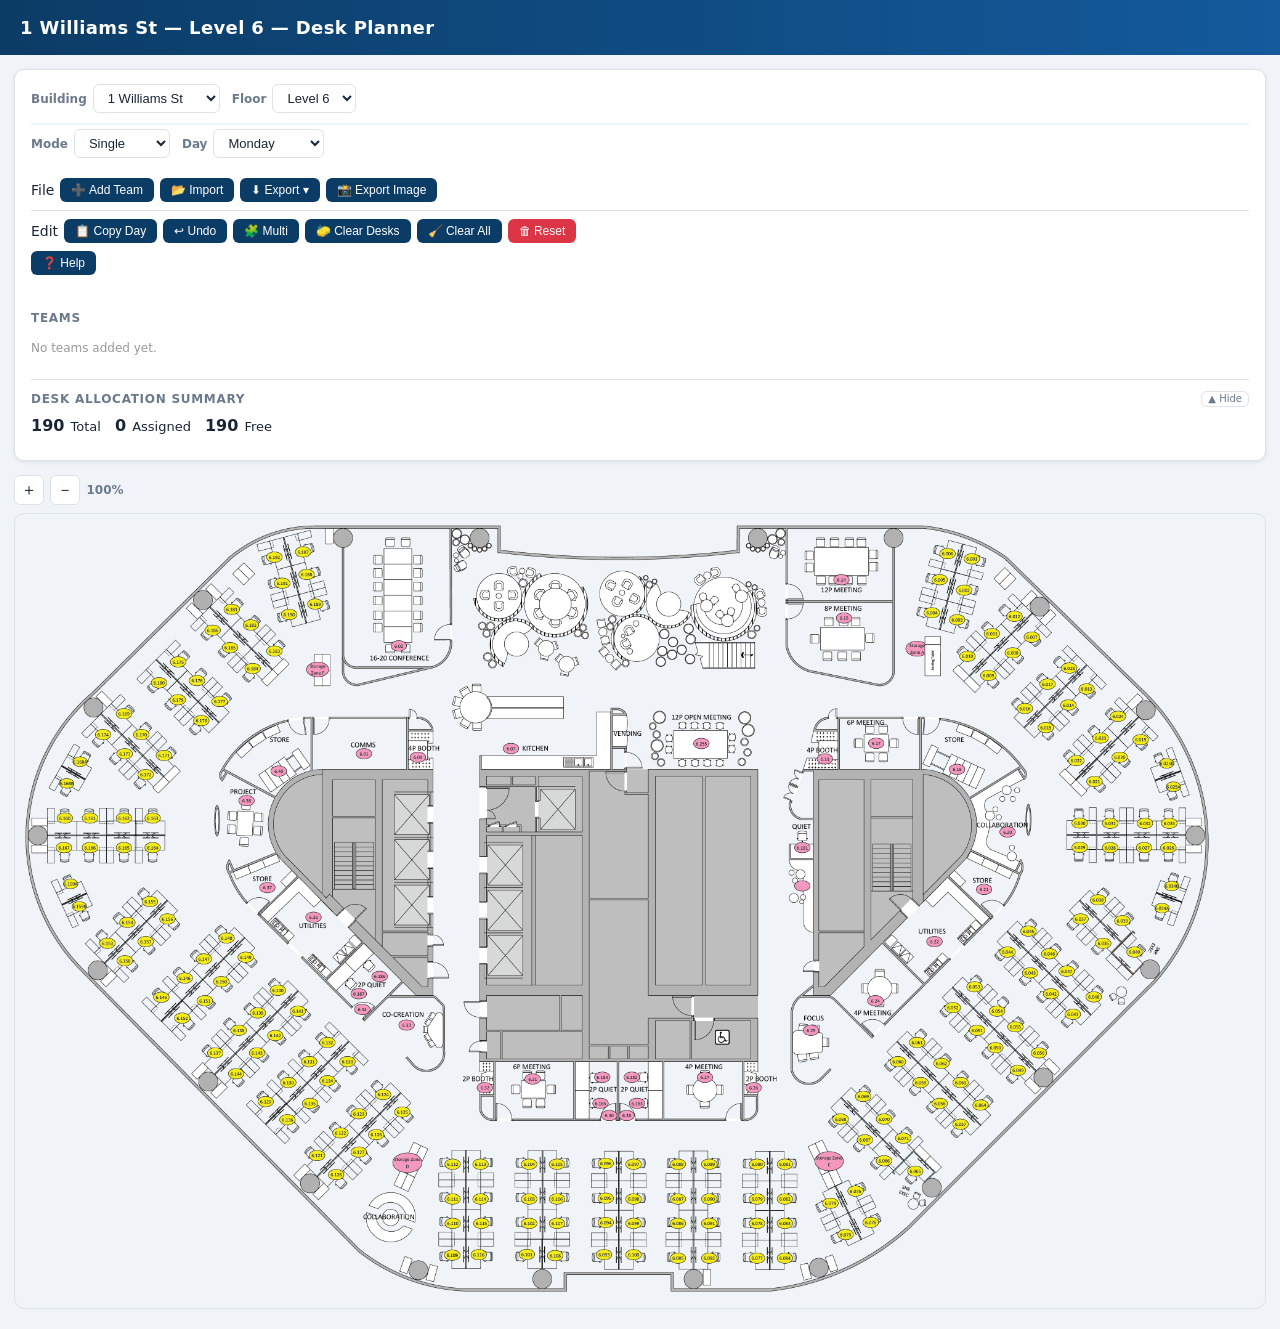
<file: index.html>
<!DOCTYPE html>
<html lang="en">
<head>
  <meta charset="UTF-8">
  <meta name="viewport" content="width=device-width, initial-scale=1.0">
  <title>Desk Planner</title>
  <link rel="stylesheet" href="style.css">
</head>
<body>

  <header class="app-header">
    <h1 id="appTitle">Desk Planner</h1>
  </header>

  <div id="controls">

    <!-- Location row: Building + Floor -->
    <div class="view-row" id="locationRow">
      <div class="field-group">
        <span class="field-label">Building</span>
        <select id="building"></select>
      </div>
      <div class="field-group">
        <span class="field-label">Floor</span>
        <select id="floor"></select>
      </div>
    </div>

    <!-- View row: Mode + Day -->
    <div class="view-row">
      <div class="field-group">
        <span class="field-label">Mode</span>
        <select id="mode">
          <option value="single">Single</option>
          <option value="compare">Compare</option>
        </select>
      </div>
      <div class="field-group">
        <span class="field-label">Day</span>
        <select id="day"></select>
      </div>
      <div id="compareControls" class="field-group">
        <span class="field-label">vs</span>
        <select id="day2"></select>
      </div>
    </div>

    <div id="editControls">
      <div class="toolbar-section">
        <span class="toolbar-label">File</span>
        <button id="btn-add-team">➕ Add Team</button>
        <button id="btn-import">📂 Import</button>

        <!-- Export submenu -->
        <div class="submenu-wrap" id="exportSubmenuWrap">
          <button id="btn-export" class="submenu-trigger">⬇ Export ▾</button>
          <div class="submenu" id="exportSubmenu">
            <button id="btn-export-all">⬇ Export All Teams</button>
            <button id="btn-export-assigned">⬇ Export Assigned Teams</button>
          </div>
        </div>

        <button id="btn-export-image">📸 Export Image</button>
      </div>
      <div class="toolbar-section">
        <span class="toolbar-label">Edit</span>
        <button id="btn-copy">📋 Copy Day</button>
        <button id="btn-undo">↩ Undo</button>
        <button id="btn-multi">🧩 Multi</button>
        <button id="btn-clear-desks">🧽 Clear Desks</button>
        <button id="btn-clear-all">🧹 Clear All</button>
        <button id="btn-reset" class="btn-danger">🗑 Reset</button>
      </div>
      <div class="toolbar-section" style="border-top:none;padding-top:0;">
        <button id="btn-help">❓ Help</button>
      </div>

      <!-- Editable category label -->
      <div id="categoryHeaderWrap" class="category-header-wrap">
        <span class="category-label-group">
          <span id="categoryLabel" class="section-header category-label-text" title="Click to rename">Teams</span>
          <button id="btn-edit-category" class="category-edit-btn" title="Rename category">✏️</button>
        </span>
      </div>
      <div id="categoryEditWrap" class="category-edit-wrap" style="display:none;">
        <input id="categoryInput" type="text" class="category-input" value="Teams" autocomplete="off" spellcheck="false">
        <button id="btn-category-save" class="category-save-btn">✓</button>
        <button id="btn-category-cancel" class="category-cancel-btn">✕</button>
      </div>

      <div id="legend"></div>

      <div class="summary-wrap">
        <div class="summary-header">
          <span class="section-header" style="margin:0;">Desk Allocation Summary</span>
          <button id="btn-toggle-summary" class="summary-toggle-btn" title="Hide summary">▲</button>
        </div>
        <div id="summary"></div>
      </div>
    </div>
  </div>

  <!-- Shared modal backdrop -->
  <div id="modalBackdrop" class="modal-backdrop"></div>

  <!-- uiPrompt modal — replaces browser prompt() -->
  <div id="uiPromptModal" class="ui-modal" role="dialog" aria-modal="true" style="display:none">
    <h3 id="uiPromptTitle" class="ui-modal-title"></h3>
    <div class="ui-modal-body">
      <label id="uiPromptLabel" class="ui-modal-label"></label>
      <input id="uiPromptInput" type="text" class="ui-modal-input" autocomplete="off" spellcheck="false">
    </div>
    <div class="modal-actions">
      <button id="uiPromptConfirm">OK</button>
      <button id="uiPromptCancel" class="btn-secondary">Cancel</button>
    </div>
  </div>

  <!-- uiConfirm modal — replaces browser confirm() -->
  <div id="uiConfirmModal" class="ui-modal" role="dialog" aria-modal="true" style="display:none">
    <h3 id="uiConfirmTitle" class="ui-modal-title"></h3>
    <p  id="uiConfirmMsg"   class="ui-modal-msg"></p>
    <div class="modal-actions">
      <button id="uiConfirmConfirm">OK</button>
      <button id="uiConfirmCancel" class="btn-secondary">Cancel</button>
    </div>
  </div>

  <!-- Add Team modal — multi-row list builder (up to 10) -->
  <div id="addTeamModal" class="ui-modal" role="dialog" aria-modal="true" style="display:none; max-width: 480px;">
    <h3 id="addTeamTitle" class="ui-modal-title">Add Teams</h3>
    <div class="add-team-rows" id="addTeamRows"></div>
    <button id="addTeamAddRow" class="btn-secondary add-row-btn" type="button">+ Add another</button>
    <div class="modal-actions" style="margin-top:14px;">
      <button id="addTeamConfirm">Add</button>
      <button id="addTeamCancel" class="btn-secondary">Cancel</button>
    </div>
  </div>

  <!-- Floating swatch popover — shared by all add-team rows -->
  <div id="swatchPopover" class="swatch-popover" style="display:none">
    <div class="swatch-popover-grid" id="swatchPopoverGrid"></div>
  </div>

  <!-- Hidden native colour input — for custom swatch -->
  <input type="color" id="customColorInput" style="position:fixed;width:1px;height:1px;opacity:0;pointer-events:none;top:50%;left:50%;" aria-hidden="true">

  <!-- Copy modal -->
  <div id="copyModal" role="dialog" aria-modal="true">
    <h3>Copy Day To…</h3>
    <div id="copyDays"></div>
    <div class="modal-actions">
      <button id="btn-apply-copy">Apply</button>
      <button id="btn-cancel-copy" class="btn-danger">Cancel</button>
    </div>
  </div>

  <!-- Team edit modal -->
  <div id="teamEditModal" role="dialog" aria-modal="true">
    <div id="teamEditPanel">
      <div class="team-edit-header">
        <span class="team-edit-dot" id="teamEditDot"></span>
        <h3 id="teamEditTitle">Edit Team</h3>
      </div>
      <div class="team-edit-body">
        <label for="teamEditInput">Name</label>
        <input id="teamEditInput" type="text" autocomplete="off" spellcheck="false">
        <div class="color-picker-wrap" style="margin-top:10px;">
          <label class="color-auto-row">
            <input type="checkbox" id="teamEditAutoColor"> Auto-pick colour
          </label>
          <div id="teamEditSwatchGrid" class="color-swatch-grid"></div>
        </div>
      </div>
      <div class="modal-actions">
        <button id="btn-team-edit-save">Save</button>
        <button id="btn-team-edit-delete" class="btn-danger">Delete</button>
        <button id="btn-team-edit-cancel" class="btn-secondary">Cancel</button>
      </div>
    </div>
    <div id="teamDeletePanel" style="display:none">
      <div class="team-edit-header">
        <span class="team-edit-dot" id="teamDeleteDot"></span>
        <h3 id="teamDeleteTitle">Delete Team?</h3>
      </div>
      <p id="teamDeleteMsg" style="margin:0 0 16px;font-size:13px;color:var(--text-muted);line-height:1.5;"></p>
      <div class="modal-actions" style="flex-wrap:wrap;">
        <button id="btn-dc-unassign" class="btn-danger">Delete &amp; Unassign</button>
        <button id="btn-dc-keep">Delete, Keep Colours</button>
        <button id="btn-dc-cancel" class="btn-secondary">Cancel</button>
      </div>
    </div>
  </div>

  <!-- Floor plan loading overlay -->
  <div id="floorLoading" class="floor-loading" style="display:none">
    <div class="floor-loading-inner">
      <div class="floor-loading-spinner"></div>
      <span id="floorLoadingLabel">Loading floor plan…</span>
    </div>
  </div>

  <!-- Map area -->
  <div class="map-area">

    <!-- Zoom controls (single view only) -->
    <div id="zoomControls" class="zoom-controls">
      <button id="btn-zoom-in"    class="zoom-btn" title="Zoom in">＋</button>
      <button id="btn-zoom-out"   class="zoom-btn" title="Zoom out">－</button>
      <span   id="zoomLabel"      class="zoom-label">100%</span>
      <button id="btn-zoom-reset" class="zoom-btn zoom-reset" title="Reset zoom" style="display:none">⤢ Fit</button>
    </div>

    <!-- Viewport clips overflow; mapBox scales inside it -->
    <div id="mapViewport" class="map-viewport">
      <div id="mapSingle" class="mapBox">
        <img id="floorPlanImg" src="" alt="Office floor plan">
        <div id="svgContainer" class="svgLayer"></div>
      </div>
    </div>

    <div id="compareWrap">
      <div class="compare-panel">
        <div class="compare-label" id="compareLabel1"></div>
        <div class="mapBox">
          <img id="floorPlanImg1" src="" alt="Floor plan day 1">
          <div id="svgContainer1" class="svgLayer"></div>
        </div>
      </div>
      <div class="compare-panel">
        <div class="compare-label" id="compareLabel2"></div>
        <div class="mapBox">
          <img id="floorPlanImg2" src="" alt="Floor plan day 2">
          <div id="svgContainer2" class="svgLayer"></div>
        </div>
      </div>
    </div>
  </div>

  <input type="file" id="fileInput" accept=".csv" style="display:none" aria-hidden="true">

  <script type="module" src="app.js"></script>
</body>
</html>
</file>
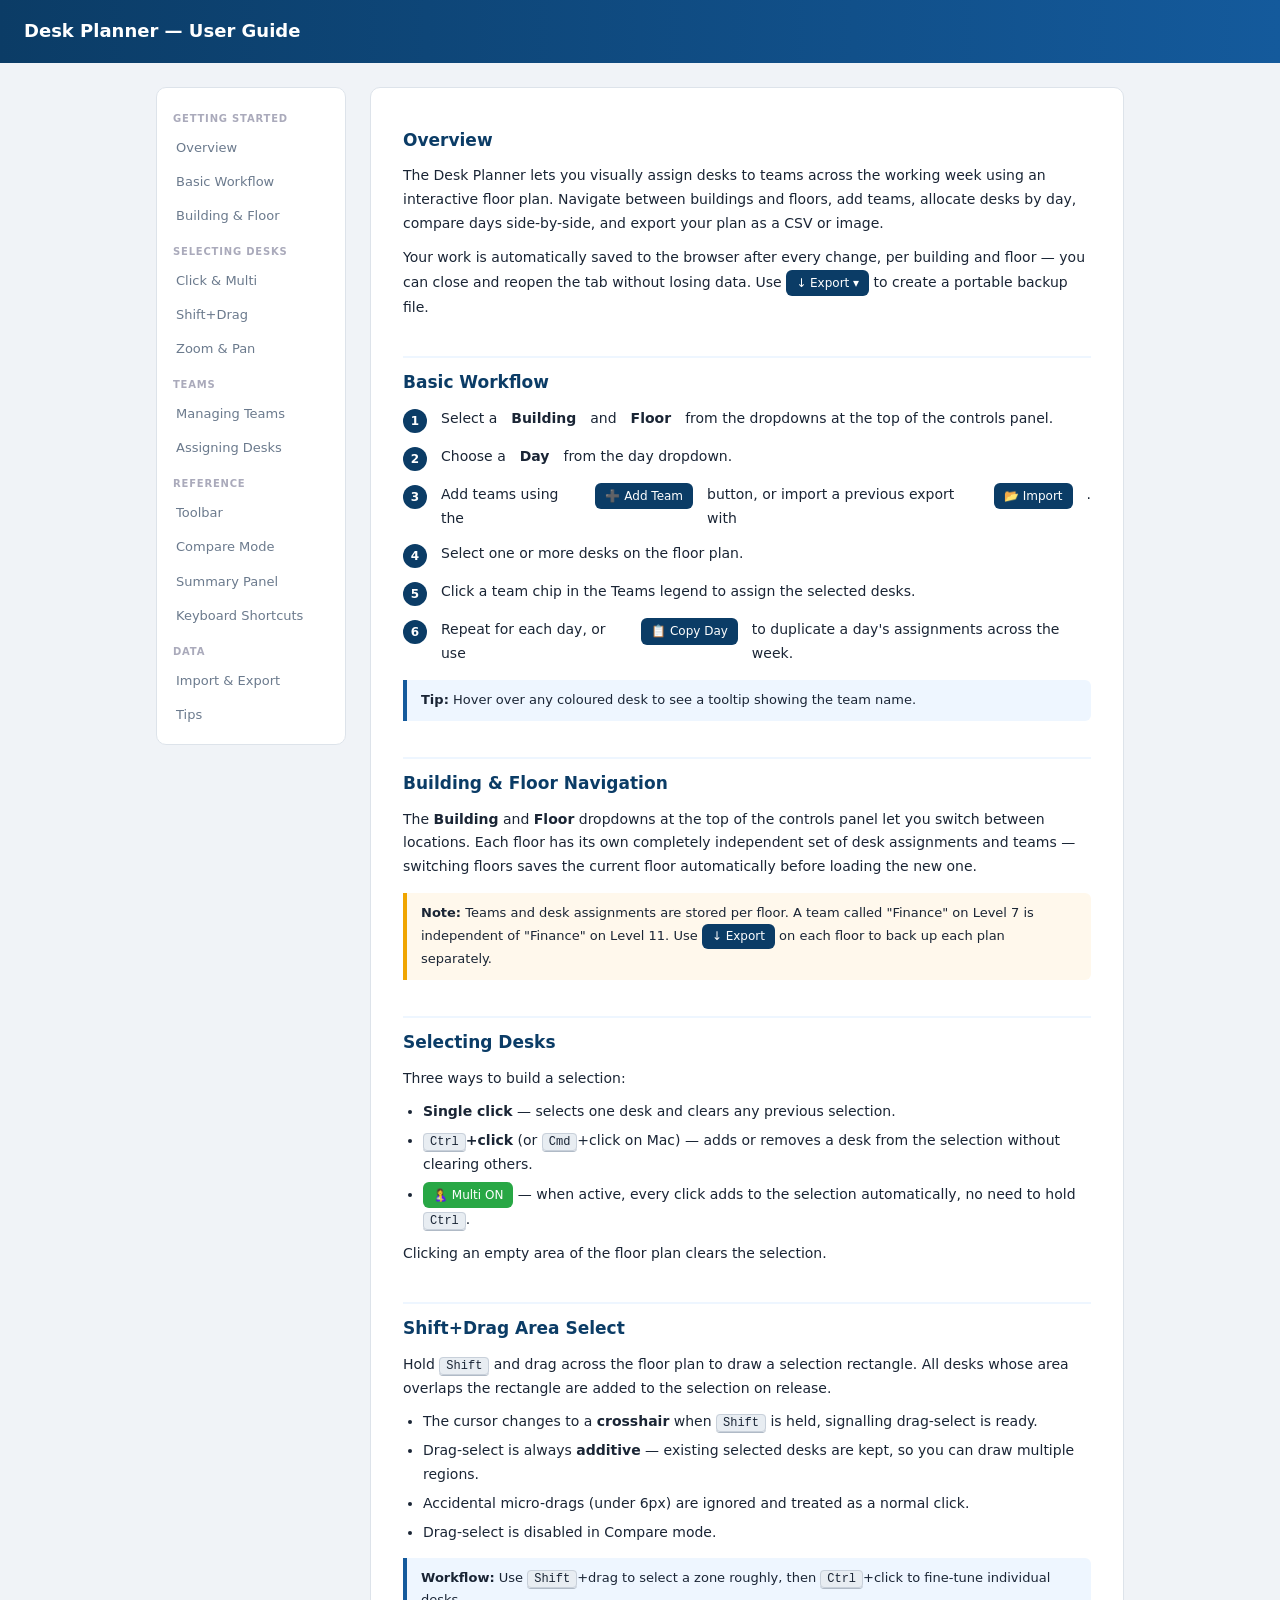
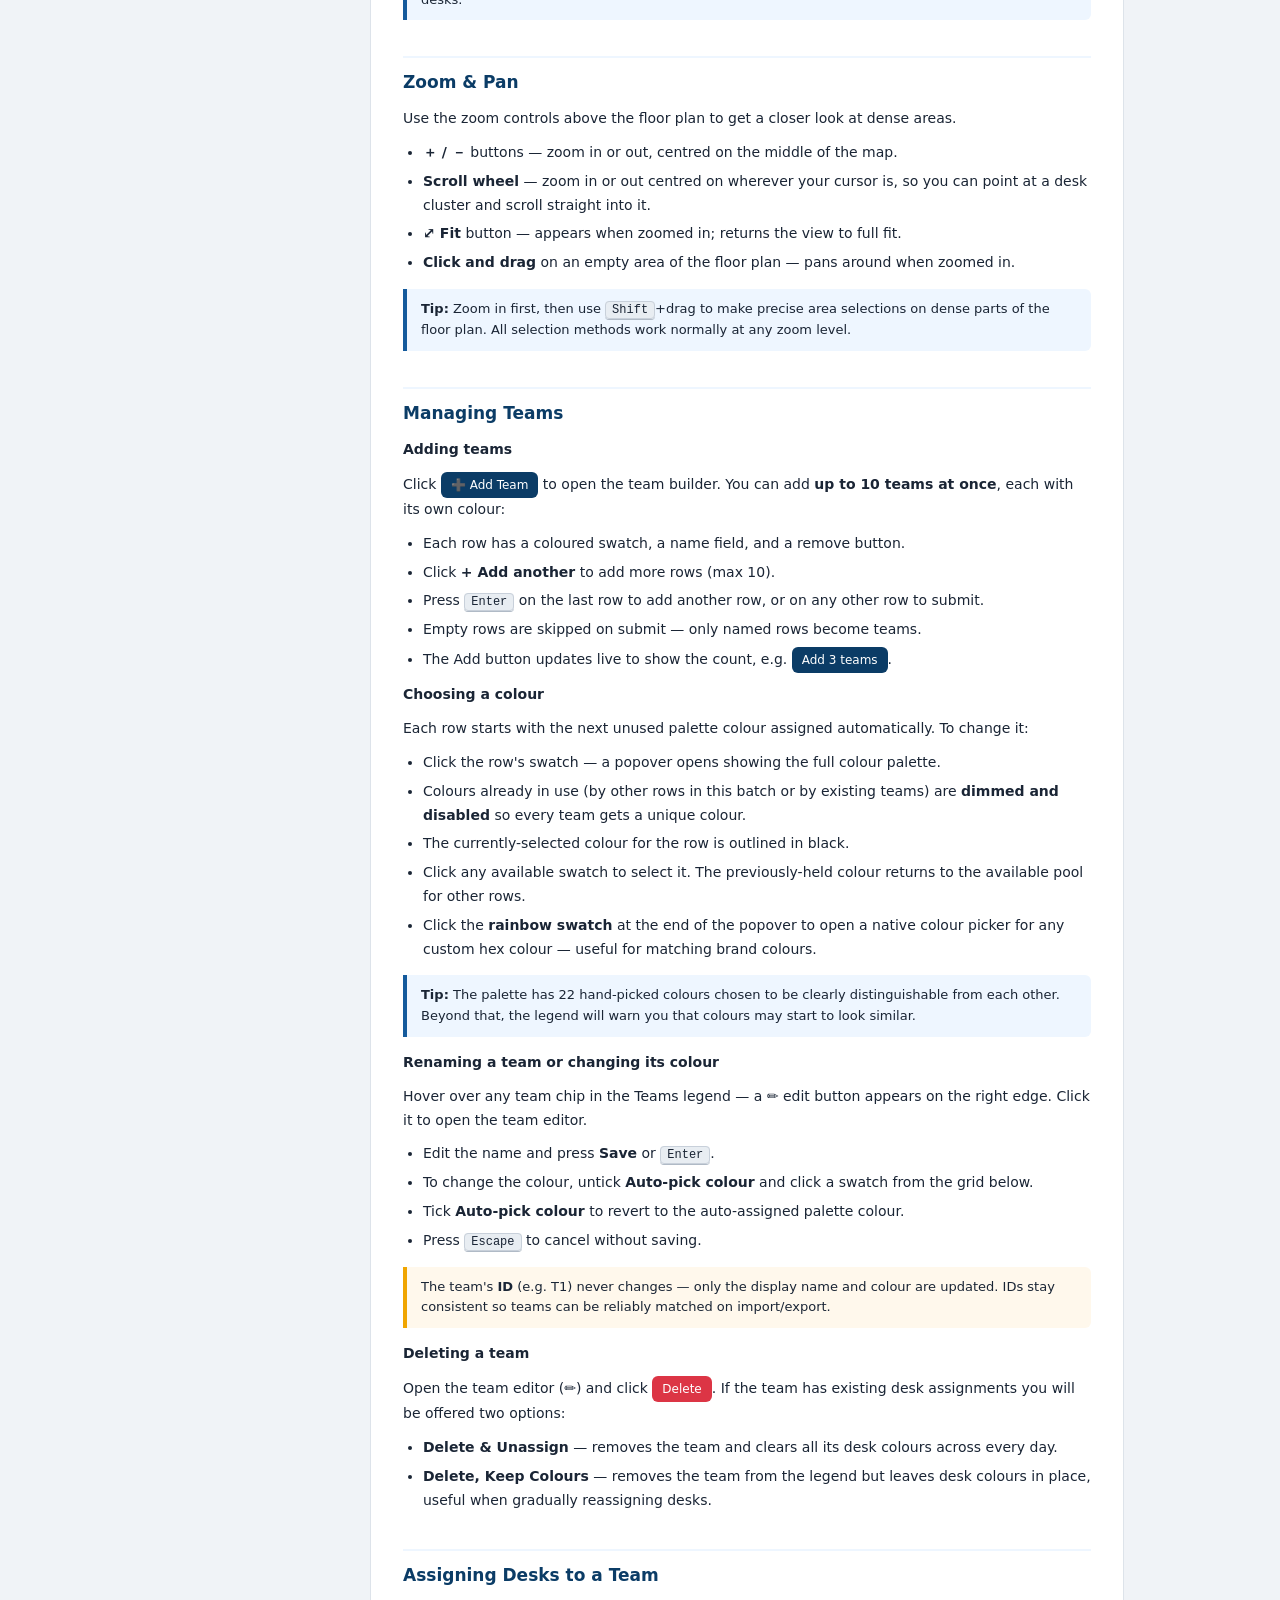
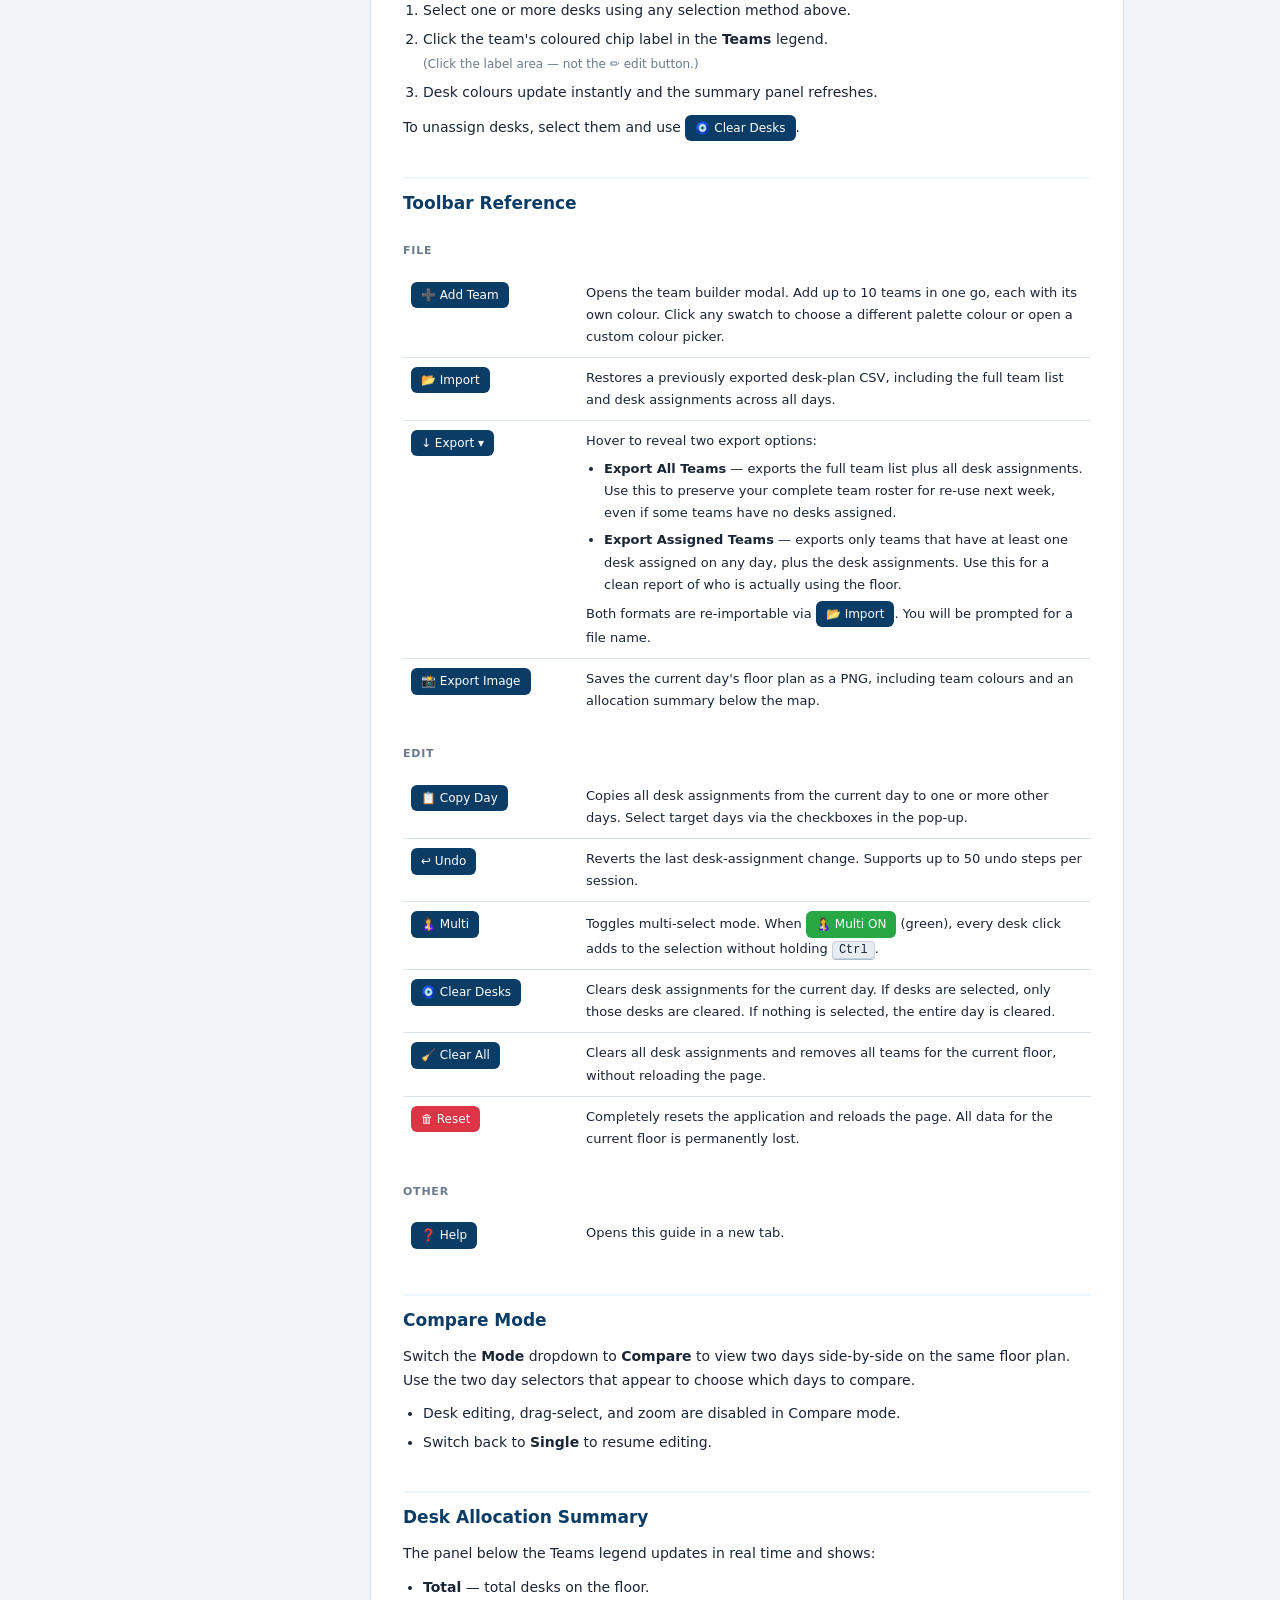
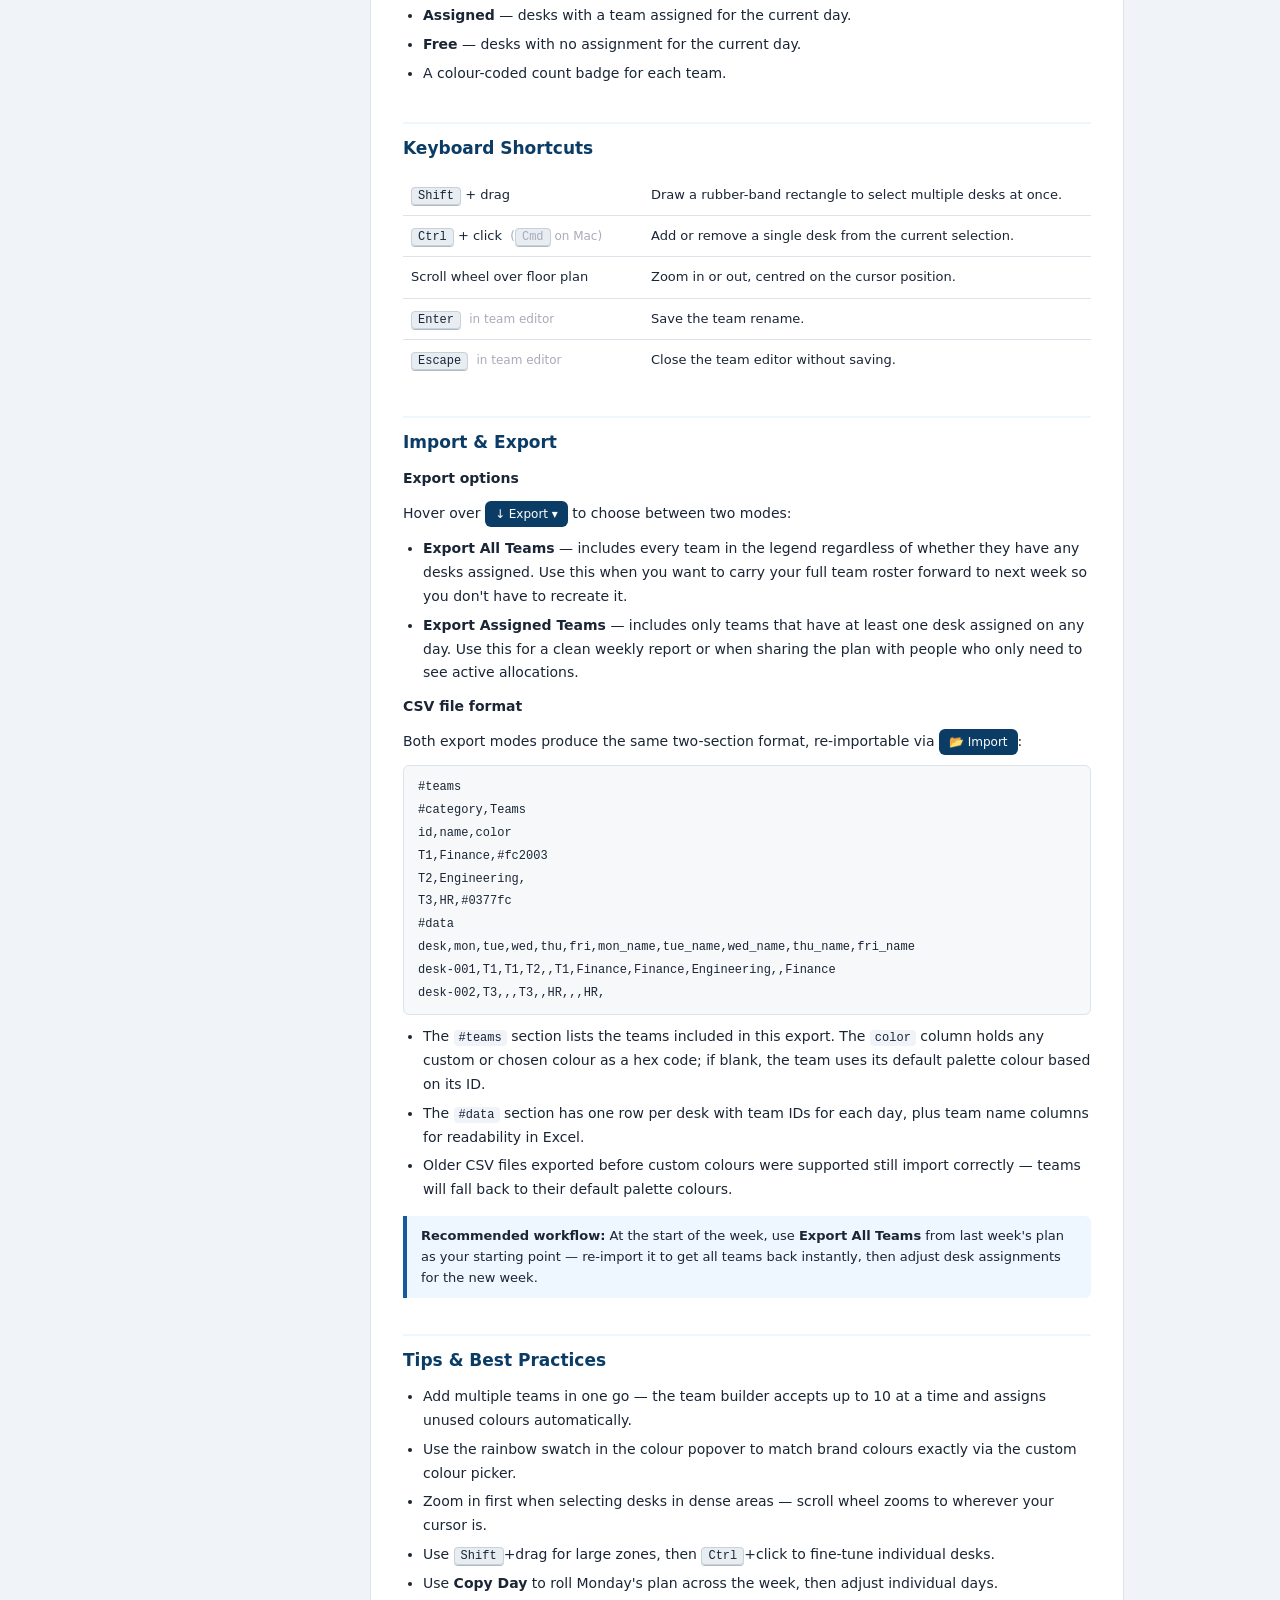
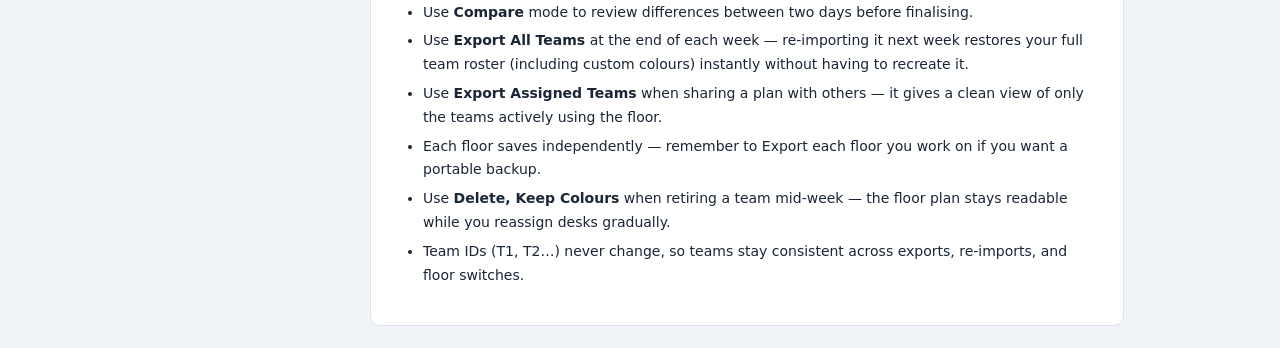
<file: help.html>
<!DOCTYPE html>
<html lang="en">
<head>
  <meta charset="UTF-8">
  <meta name="viewport" content="width=device-width, initial-scale=1.0">
  <title>Desk Planner — Help</title>

  <style>
    :root {
      --brand-dark:  #0b3c66;
      --brand-mid:   #145a9c;
      --brand-light: #eef6ff;
      --bg:          #f0f3f7;
      --surface:     #ffffff;
      --border:      #dde3ea;
      --text:        #1a2535;
      --text-muted:  #6b7a8d;
      --accent:      #28a745;
      --danger:      #dc3545;
      --radius:      10px;
    }

    *, *::before, *::after { box-sizing: border-box; }

    body {
      font-family: "Segoe UI", system-ui, sans-serif;
      margin: 0;
      background: var(--bg);
      color: var(--text);
      font-size: 14px;
      line-height: 1.7;
    }

    .app-header {
      background: linear-gradient(90deg, var(--brand-dark), var(--brand-mid));
      color: #fff;
      padding: 16px 24px;
      display: flex;
      align-items: baseline;
      gap: 16px;
    }
    .app-header h1 { margin: 0; font-size: 18px; font-weight: 600; }

    .page {
      display: flex;
      max-width: 1000px;
      margin: 24px auto;
      gap: 24px;
      padding: 0 16px;
      align-items: flex-start;
    }

    /* Sidebar */
    .sidebar { width: 190px; flex-shrink: 0; position: sticky; top: 20px; }
    .sidebar nav {
      background: var(--surface);
      border: 1px solid var(--border);
      border-radius: var(--radius);
      padding: 12px 0;
    }
    .sidebar nav a {
      display: block;
      padding: 6px 16px;
      font-size: 13px;
      color: var(--text-muted);
      text-decoration: none;
      border-left: 3px solid transparent;
      transition: color 0.15s, border-color 0.15s;
    }
    .sidebar nav a:hover { color: var(--brand-dark); border-left-color: var(--brand-mid); }
    .sidebar nav .nav-section {
      padding: 10px 16px 4px;
      font-size: 10px;
      font-weight: 700;
      text-transform: uppercase;
      letter-spacing: 0.08em;
      color: #aab;
    }

    /* Main content */
    .container {
      flex: 1;
      min-width: 0;
      background: var(--surface);
      padding: 28px 32px;
      border-radius: var(--radius);
      border: 1px solid var(--border);
    }

    h2 {
      color: var(--brand-dark);
      margin: 36px 0 10px;
      font-size: 17px;
      padding-top: 10px;
      border-top: 2px solid var(--brand-light);
    }
    h2:first-child { margin-top: 0; border-top: none; }
    p  { margin: 0 0 10px; }
    ul, ol { padding-left: 20px; margin: 0 0 10px; }
    li { margin-bottom: 5px; }

    code {
      background: #f0f3f7;
      padding: 1px 5px;
      border-radius: 4px;
      font-size: 12px;
      font-family: "Consolas", "Courier New", monospace;
    }
    kbd {
      background: #e8edf2;
      border: 1px solid #c8d0da;
      border-radius: 4px;
      padding: 1px 6px;
      font-size: 12px;
      box-shadow: 0 1px 0 #b0bac6;
    }

    .tip, .note {
      padding: 10px 14px;
      border-radius: 0 6px 6px 0;
      margin: 14px 0;
      font-size: 13px;
      line-height: 1.6;
    }
    .tip  { background: var(--brand-light); border-left: 4px solid var(--brand-mid); }
    .note { background: #fff8ec;            border-left: 4px solid #f0a500; }

    /* Simulated button pills */
    .btn-pill {
      display: inline-flex;
      align-items: center;
      gap: 5px;
      background: var(--brand-dark);
      color: #fff;
      padding: 3px 10px;
      border-radius: 6px;
      font-size: 12px;
      font-weight: 500;
      vertical-align: middle;
      white-space: nowrap;
    }
    .btn-pill.danger  { background: var(--danger); }
    .btn-pill.success { background: var(--accent); }
    .btn-pill.muted   { background: #e8edf2; color: var(--text); border: 1px solid var(--border); }

    /* Reference tables */
    .ref-table {
      width: 100%;
      border-collapse: collapse;
      margin: 12px 0 4px;
      font-size: 13px;
    }
    .ref-table tr + tr td { border-top: 1px solid var(--border); }
    .ref-table td { padding: 9px 8px; vertical-align: top; }
    .ref-table td:first-child { width: 175px; white-space: nowrap; }

    .group-label {
      font-size: 11px;
      font-weight: 700;
      text-transform: uppercase;
      letter-spacing: 0.07em;
      color: var(--text-muted);
      margin: 24px 0 6px;
    }

    /* Keyboard shortcut table */
    .key-table {
      width: 100%;
      border-collapse: collapse;
      margin: 12px 0;
      font-size: 13px;
    }
    .key-table tr + tr td { border-top: 1px solid var(--border); }
    .key-table td { padding: 9px 8px; vertical-align: middle; }
    .key-table td:first-child { width: 240px; white-space: nowrap; }

    /* CSV example blocks */
    .csv-block {
      background: #f6f8fa;
      border: 1px solid var(--border);
      border-radius: 6px;
      padding: 10px 14px;
      font-family: "Consolas", "Courier New", monospace;
      font-size: 12px;
      line-height: 1.9;
      margin: 10px 0;
    }

    /* Numbered workflow steps */
    .steps ol { padding-left: 0; list-style: none; counter-reset: steps; }
    .steps li {
      counter-increment: steps;
      display: flex;
      gap: 14px;
      align-items: flex-start;
      margin-bottom: 12px;
    }
    .steps li::before {
      content: counter(steps);
      background: var(--brand-dark);
      color: #fff;
      border-radius: 50%;
      min-width: 24px;
      height: 24px;
      display: flex;
      align-items: center;
      justify-content: center;
      font-size: 12px;
      font-weight: 700;
      flex-shrink: 0;
      margin-top: 2px;
    }

    @media (max-width: 680px) {
      .page { flex-direction: column; padding: 0 10px; }
      .sidebar { width: 100%; position: static; }
      .container { padding: 18px 16px; }
    }
  </style>
</head>
<body>

<header class="app-header">
  <h1>Desk Planner — User Guide</h1>
</header>

<div class="page">

  <!-- Sidebar navigation -->
  <aside class="sidebar">
    <nav>
      <div class="nav-section">Getting Started</div>
      <a href="#overview">Overview</a>
      <a href="#workflow">Basic Workflow</a>
      <a href="#navigation">Building &amp; Floor</a>

      <div class="nav-section">Selecting Desks</div>
      <a href="#selecting">Click &amp; Multi</a>
      <a href="#drag-select">Shift+Drag</a>
      <a href="#zoom">Zoom &amp; Pan</a>

      <div class="nav-section">Teams</div>
      <a href="#teams">Managing Teams</a>
      <a href="#assigning">Assigning Desks</a>

      <div class="nav-section">Reference</div>
      <a href="#toolbar">Toolbar</a>
      <a href="#compare">Compare Mode</a>
      <a href="#summary">Summary Panel</a>
      <a href="#shortcuts">Keyboard Shortcuts</a>

      <div class="nav-section">Data</div>
      <a href="#import-export">Import &amp; Export</a>
      <a href="#tips">Tips</a>
    </nav>
  </aside>

  <main class="container">

    <!-- ═══ Overview ═══ -->
    <h2 id="overview">Overview</h2>
    <p>
      The Desk Planner lets you visually assign desks to teams across the working week
      using an interactive floor plan. Navigate between buildings and floors, add teams,
      allocate desks by day, compare days side-by-side, and export your plan as a CSV or image.
    </p>
    <p>
      Your work is automatically saved to the browser after every change, per building and floor —
      you can close and reopen the tab without losing data. Use
      <span class="btn-pill">&#8595; Export &#9662;</span> to create a portable backup file.
    </p>

    <!-- ═══ Basic Workflow ═══ -->
    <h2 id="workflow">Basic Workflow</h2>
    <div class="steps">
      <ol>
        <li>Select a <strong>Building</strong> and <strong>Floor</strong> from the dropdowns at the top of the controls panel.</li>
        <li>Choose a <strong>Day</strong> from the day dropdown.</li>
        <li>Add teams using the <span class="btn-pill">&#10133; Add Team</span> button, or import a previous export with <span class="btn-pill">&#128194; Import</span>.</li>
        <li>Select one or more desks on the floor plan.</li>
        <li>Click a team chip in the Teams legend to assign the selected desks.</li>
        <li>Repeat for each day, or use <span class="btn-pill">&#128203; Copy Day</span> to duplicate a day's assignments across the week.</li>
      </ol>
    </div>
    <div class="tip">
      <strong>Tip:</strong> Hover over any coloured desk to see a tooltip showing the team name.
    </div>

    <!-- ═══ Building & Floor Navigation ═══ -->
    <h2 id="navigation">Building &amp; Floor Navigation</h2>
    <p>
      The <strong>Building</strong> and <strong>Floor</strong> dropdowns at the top of the
      controls panel let you switch between locations. Each floor has its own completely
      independent set of desk assignments and teams — switching floors saves the current
      floor automatically before loading the new one.
    </p>
    <div class="note">
      <strong>Note:</strong> Teams and desk assignments are stored per floor. A team called
      "Finance" on Level 7 is independent of "Finance" on Level 11. Use
      <span class="btn-pill">&#8595; Export</span> on each floor to back up each plan separately.
    </div>

    <!-- ═══ Selecting Desks ═══ -->
    <h2 id="selecting">Selecting Desks</h2>
    <p>Three ways to build a selection:</p>
    <ul>
      <li><strong>Single click</strong> — selects one desk and clears any previous selection.</li>
      <li><kbd>Ctrl</kbd><strong>+click</strong> (or <kbd>Cmd</kbd>+click on Mac) — adds or removes a desk from the selection without clearing others.</li>
      <li><span class="btn-pill success">&#129329; Multi ON</span> — when active, every click adds to the selection automatically, no need to hold <kbd>Ctrl</kbd>.</li>
    </ul>
    <p>Clicking an empty area of the floor plan clears the selection.</p>

    <!-- ═══ Shift+Drag ═══ -->
    <h2 id="drag-select">Shift+Drag Area Select</h2>
    <p>
      Hold <kbd>Shift</kbd> and drag across the floor plan to draw a selection rectangle.
      All desks whose area overlaps the rectangle are added to the selection on release.
    </p>
    <ul>
      <li>The cursor changes to a <strong>crosshair</strong> when <kbd>Shift</kbd> is held, signalling drag-select is ready.</li>
      <li>Drag-select is always <strong>additive</strong> — existing selected desks are kept, so you can draw multiple regions.</li>
      <li>Accidental micro-drags (under 6px) are ignored and treated as a normal click.</li>
      <li>Drag-select is disabled in Compare mode.</li>
    </ul>
    <div class="tip">
      <strong>Workflow:</strong> Use <kbd>Shift</kbd>+drag to select a zone roughly,
      then <kbd>Ctrl</kbd>+click to fine-tune individual desks.
    </div>

    <!-- ═══ Zoom & Pan ═══ -->
    <h2 id="zoom">Zoom &amp; Pan</h2>
    <p>
      Use the zoom controls above the floor plan to get a closer look at dense areas.
    </p>
    <ul>
      <li><strong>＋ / －</strong> buttons — zoom in or out, centred on the middle of the map.</li>
      <li><strong>Scroll wheel</strong> — zoom in or out centred on wherever your cursor is, so you can point at a desk cluster and scroll straight into it.</li>
      <li><strong>⤢ Fit</strong> button — appears when zoomed in; returns the view to full fit.</li>
      <li><strong>Click and drag</strong> on an empty area of the floor plan — pans around when zoomed in.</li>
    </ul>
    <div class="tip">
      <strong>Tip:</strong> Zoom in first, then use <kbd>Shift</kbd>+drag to make precise
      area selections on dense parts of the floor plan. All selection methods work normally at any zoom level.
    </div>

    <!-- ═══ Managing Teams ═══ -->
    <h2 id="teams">Managing Teams</h2>

    <p><strong>Adding teams</strong></p>
    <p>
      Click <span class="btn-pill">&#10133; Add Team</span> to open the team builder. You can add
      <strong>up to 10 teams at once</strong>, each with its own colour:
    </p>
    <ul>
      <li>Each row has a coloured swatch, a name field, and a remove button.</li>
      <li>Click <strong>+ Add another</strong> to add more rows (max 10).</li>
      <li>Press <kbd>Enter</kbd> on the last row to add another row, or on any other row to submit.</li>
      <li>Empty rows are skipped on submit — only named rows become teams.</li>
      <li>The Add button updates live to show the count, e.g. <span class="btn-pill">Add 3 teams</span>.</li>
    </ul>

    <p><strong>Choosing a colour</strong></p>
    <p>
      Each row starts with the next unused palette colour assigned automatically. To change it:
    </p>
    <ul>
      <li>Click the row's swatch — a popover opens showing the full colour palette.</li>
      <li>Colours already in use (by other rows in this batch or by existing teams) are <strong>dimmed and disabled</strong> so every team gets a unique colour.</li>
      <li>The currently-selected colour for the row is outlined in black.</li>
      <li>Click any available swatch to select it. The previously-held colour returns to the available pool for other rows.</li>
      <li>Click the <strong>rainbow swatch</strong> at the end of the popover to open a native colour picker for any custom hex colour — useful for matching brand colours.</li>
    </ul>
    <div class="tip">
      <strong>Tip:</strong> The palette has 22 hand-picked colours chosen to be clearly distinguishable from each other. Beyond that, the legend will warn you that colours may start to look similar.
    </div>

    <p><strong>Renaming a team or changing its colour</strong></p>
    <p>
      Hover over any team chip in the Teams legend — a <strong>&#9999;&#65039;</strong> edit button
      appears on the right edge. Click it to open the team editor.
    </p>
    <ul>
      <li>Edit the name and press <strong>Save</strong> or <kbd>Enter</kbd>.</li>
      <li>To change the colour, untick <strong>Auto-pick colour</strong> and click a swatch from the grid below.</li>
      <li>Tick <strong>Auto-pick colour</strong> to revert to the auto-assigned palette colour.</li>
      <li>Press <kbd>Escape</kbd> to cancel without saving.</li>
    </ul>
    <div class="note">
      The team's <strong>ID</strong> (e.g. T1) never changes — only the display name and colour are updated.
      IDs stay consistent so teams can be reliably matched on import/export.
    </div>

    <p><strong>Deleting a team</strong></p>
    <p>
      Open the team editor (&#9999;&#65039;) and click <span class="btn-pill danger">Delete</span>.
      If the team has existing desk assignments you will be offered two options:
    </p>
    <ul>
      <li><strong>Delete &amp; Unassign</strong> — removes the team and clears all its desk colours across every day.</li>
      <li><strong>Delete, Keep Colours</strong> — removes the team from the legend but leaves desk colours in place, useful when gradually reassigning desks.</li>
    </ul>

    <!-- ═══ Assigning Desks ═══ -->
    <h2 id="assigning">Assigning Desks to a Team</h2>
    <ol>
      <li>Select one or more desks using any selection method above.</li>
      <li>Click the team's coloured chip label in the <strong>Teams</strong> legend.<br>
          <span style="color:var(--text-muted);font-size:12px;">(Click the label area — not the &#9999;&#65039; edit button.)</span></li>
      <li>Desk colours update instantly and the summary panel refreshes.</li>
    </ol>
    <p>To unassign desks, select them and use <span class="btn-pill">&#129535; Clear Desks</span>.</p>

    <!-- ═══ Toolbar Reference ═══ -->
    <h2 id="toolbar">Toolbar Reference</h2>

    <p class="group-label">File</p>
    <table class="ref-table">
      <tr>
        <td><span class="btn-pill">&#10133; Add Team</span></td>
        <td>Opens the team builder modal. Add up to 10 teams in one go, each with its own colour. Click any swatch to choose a different palette colour or open a custom colour picker.</td>
      </tr>
      <tr>
        <td><span class="btn-pill">&#128194; Import</span></td>
        <td>Restores a previously exported desk-plan CSV, including the full team list and desk assignments across all days.</td>
      </tr>
      <tr>
        <td><span class="btn-pill">&#8595; Export &#9662;</span></td>
        <td>
          Hover to reveal two export options:
          <ul style="margin:6px 0 0;padding-left:18px;">
            <li><strong>Export All Teams</strong> — exports the full team list plus all desk assignments. Use this to preserve your complete team roster for re-use next week, even if some teams have no desks assigned.</li>
            <li><strong>Export Assigned Teams</strong> — exports only teams that have at least one desk assigned on any day, plus the desk assignments. Use this for a clean report of who is actually using the floor.</li>
          </ul>
          Both formats are re-importable via <span class="btn-pill">&#128194; Import</span>. You will be prompted for a file name.
        </td>
      </tr>
      <tr>
        <td><span class="btn-pill">&#128248; Export Image</span></td>
        <td>Saves the current day's floor plan as a PNG, including team colours and an allocation summary below the map.</td>
      </tr>
    </table>

    <p class="group-label">Edit</p>
    <table class="ref-table">
      <tr>
        <td><span class="btn-pill">&#128203; Copy Day</span></td>
        <td>Copies all desk assignments from the current day to one or more other days. Select target days via the checkboxes in the pop-up.</td>
      </tr>
      <tr>
        <td><span class="btn-pill">&#8617; Undo</span></td>
        <td>Reverts the last desk-assignment change. Supports up to 50 undo steps per session.</td>
      </tr>
      <tr>
        <td><span class="btn-pill">&#129329; Multi</span></td>
        <td>Toggles multi-select mode. When <span class="btn-pill success">&#129329; Multi ON</span> (green), every desk click adds to the selection without holding <kbd>Ctrl</kbd>.</td>
      </tr>
      <tr>
        <td><span class="btn-pill">&#129535; Clear Desks</span></td>
        <td>Clears desk assignments for the current day. If desks are selected, only those desks are cleared. If nothing is selected, the entire day is cleared.</td>
      </tr>
      <tr>
        <td><span class="btn-pill">&#129529; Clear All</span></td>
        <td>Clears all desk assignments and removes all teams for the current floor, without reloading the page.</td>
      </tr>
      <tr>
        <td><span class="btn-pill danger">&#128465; Reset</span></td>
        <td>Completely resets the application and reloads the page. All data for the current floor is permanently lost.</td>
      </tr>
    </table>

    <p class="group-label">Other</p>
    <table class="ref-table">
      <tr>
        <td><span class="btn-pill">&#10067; Help</span></td>
        <td>Opens this guide in a new tab.</td>
      </tr>
    </table>

    <!-- ═══ Compare Mode ═══ -->
    <h2 id="compare">Compare Mode</h2>
    <p>
      Switch the <strong>Mode</strong> dropdown to <strong>Compare</strong> to view two days
      side-by-side on the same floor plan. Use the two day selectors that appear to choose
      which days to compare.
    </p>
    <ul>
      <li>Desk editing, drag-select, and zoom are disabled in Compare mode.</li>
      <li>Switch back to <strong>Single</strong> to resume editing.</li>
    </ul>

    <!-- ═══ Summary Panel ═══ -->
    <h2 id="summary">Desk Allocation Summary</h2>
    <p>The panel below the Teams legend updates in real time and shows:</p>
    <ul>
      <li><strong>Total</strong> — total desks on the floor.</li>
      <li><strong>Assigned</strong> — desks with a team assigned for the current day.</li>
      <li><strong>Free</strong> — desks with no assignment for the current day.</li>
      <li>A colour-coded count badge for each team.</li>
    </ul>

    <!-- ═══ Keyboard Shortcuts ═══ -->
    <h2 id="shortcuts">Keyboard Shortcuts</h2>
    <table class="key-table">
      <tr>
        <td><kbd>Shift</kbd> + drag</td>
        <td>Draw a rubber-band rectangle to select multiple desks at once.</td>
      </tr>
      <tr>
        <td><kbd>Ctrl</kbd> + click &nbsp;<span style="color:#aab;font-size:12px;">(<kbd>Cmd</kbd> on Mac)</span></td>
        <td>Add or remove a single desk from the current selection.</td>
      </tr>
      <tr>
        <td>Scroll wheel over floor plan</td>
        <td>Zoom in or out, centred on the cursor position.</td>
      </tr>
      <tr>
        <td><kbd>Enter</kbd> &nbsp;<span style="color:#aab;font-size:12px;">in team editor</span></td>
        <td>Save the team rename.</td>
      </tr>
      <tr>
        <td><kbd>Escape</kbd> &nbsp;<span style="color:#aab;font-size:12px;">in team editor</span></td>
        <td>Close the team editor without saving.</td>
      </tr>
    </table>

    <!-- ═══ Import & Export ═══ -->
    <h2 id="import-export">Import &amp; Export</h2>

    <p><strong>Export options</strong></p>
    <p>
      Hover over <span class="btn-pill">&#8595; Export &#9662;</span> to choose between two modes:
    </p>
    <ul>
      <li>
        <strong>Export All Teams</strong> — includes every team in the legend regardless of
        whether they have any desks assigned. Use this when you want to carry your full team
        roster forward to next week so you don't have to recreate it.
      </li>
      <li>
        <strong>Export Assigned Teams</strong> — includes only teams that have at least one
        desk assigned on any day. Use this for a clean weekly report or when sharing the plan
        with people who only need to see active allocations.
      </li>
    </ul>

    <p><strong>CSV file format</strong></p>
    <p>
      Both export modes produce the same two-section format, re-importable via
      <span class="btn-pill">&#128194; Import</span>:
    </p>
    <div class="csv-block">
      #teams<br>
      #category,Teams<br>
      id,name,color<br>
      T1,Finance,#fc2003<br>
      T2,Engineering,<br>
      T3,HR,#0377fc<br>
      #data<br>
      desk,mon,tue,wed,thu,fri,mon_name,tue_name,wed_name,thu_name,fri_name<br>
      desk-001,T1,T1,T2,,T1,Finance,Finance,Engineering,,Finance<br>
      desk-002,T3,,,T3,,HR,,,HR,
    </div>
    <ul>
      <li>The <code>#teams</code> section lists the teams included in this export. The <code>color</code> column holds any custom or chosen colour as a hex code; if blank, the team uses its default palette colour based on its ID.</li>
      <li>The <code>#data</code> section has one row per desk with team IDs for each day, plus team name columns for readability in Excel.</li>
      <li>Older CSV files exported before custom colours were supported still import correctly — teams will fall back to their default palette colours.</li>
    </ul>

    <div class="tip">
      <strong>Recommended workflow:</strong> At the start of the week, use
      <strong>Export All Teams</strong> from last week's plan as your starting point —
      re-import it to get all teams back instantly, then adjust desk assignments for the new week.
    </div>

    <!-- ═══ Tips ═══ -->
    <h2 id="tips">Tips &amp; Best Practices</h2>
    <ul>
      <li>Add multiple teams in one go — the team builder accepts up to 10 at a time and assigns unused colours automatically.</li>
      <li>Use the rainbow swatch in the colour popover to match brand colours exactly via the custom colour picker.</li>
      <li>Zoom in first when selecting desks in dense areas — scroll wheel zooms to wherever your cursor is.</li>
      <li>Use <kbd>Shift</kbd>+drag for large zones, then <kbd>Ctrl</kbd>+click to fine-tune individual desks.</li>
      <li>Use <strong>Copy Day</strong> to roll Monday's plan across the week, then adjust individual days.</li>
      <li>Use <strong>Compare</strong> mode to review differences between two days before finalising.</li>
      <li>Use <strong>Export All Teams</strong> at the end of each week — re-importing it next week restores your full team roster (including custom colours) instantly without having to recreate it.</li>
      <li>Use <strong>Export Assigned Teams</strong> when sharing a plan with others — it gives a clean view of only the teams actively using the floor.</li>
      <li>Each floor saves independently — remember to Export each floor you work on if you want a portable backup.</li>
      <li>Use <strong>Delete, Keep Colours</strong> when retiring a team mid-week — the floor plan stays readable while you reassign desks gradually.</li>
      <li>Team IDs (T1, T2&hellip;) never change, so teams stay consistent across exports, re-imports, and floor switches.</li>
    </ul>

  </main>
</div>

</body>
</html>
</file>
<file: style.css>
/* ============================================================
   style.css — Desk Planner
   ============================================================ */

/* ── CSS Variables ───────────────────────────────────────────── */
:root {
  --brand-dark:   #0b3c66;
  --brand-mid:    #145a9c;
  --brand-light:  #eef6ff;
  --accent:       #28a745;
  --danger:       #dc3545;

  --bg:           #f0f3f7;
  --surface:      #ffffff;
  --border:       #dde3ea;
  --text:         #1a2535;
  --text-muted:   #6b7a8d;

  --radius-sm:    6px;
  --radius-md:    10px;
  --radius-lg:    16px;

  --shadow-sm:    0 1px 4px rgba(0,0,0,0.08);
  --shadow-md:    0 4px 16px rgba(0,0,0,0.12);
  --shadow-lg:    0 8px 28px rgba(0,0,0,0.18);

  --toolbar-gap:  6px;
}

/* ── Reset & Base ────────────────────────────────────────────── */
*, *::before, *::after { box-sizing: border-box; }

body {
  font-family: "Segoe UI", system-ui, sans-serif;
  margin: 0;
  background: var(--bg);
  color: var(--text);
  font-size: 14px;
  line-height: 1.5;
}

/* ── Header ──────────────────────────────────────────────────── */
.app-header {
  background: linear-gradient(90deg, var(--brand-dark), var(--brand-mid));
  color: #fff;
  padding: 14px 20px;
  display: flex;
  align-items: center;
  gap: 12px;
}

.app-header h1 {
  margin: 0;
  font-size: 18px;
  font-weight: 600;
  letter-spacing: 0.02em;
}

/* ── Controls panel ──────────────────────────────────────────── */
#controls {
  background: var(--surface);
  margin: 14px;
  padding: 14px 16px;
  border-radius: var(--radius-md);
  box-shadow: var(--shadow-sm);
  border: 1px solid var(--border);
}

/* ── View row (Mode + Day selectors) ─────────────────────────── */
.view-row {
  display: flex;
  align-items: center;
  gap: 12px;
  flex-wrap: wrap;
  margin-bottom: 12px;
}

.field-group {
  display: flex;
  align-items: center;
  gap: 6px;
}

.field-label {
  font-size: 12px;
  font-weight: 600;
  color: var(--text-muted);
  white-space: nowrap;
}

select {
  padding: 5px 10px;
  border-radius: var(--radius-sm);
  border: 1px solid var(--border);
  background: var(--surface);
  color: var(--text);
  font-size: 13px;
  cursor: pointer;
  outline: none;
  transition: border-color 0.15s;
}

select:focus {
  border-color: var(--brand-mid);
}

#compareControls {
  display: none;
  align-items: center;
  gap: 8px;
}

/* ── Toolbar sections ─────────────────────────────────────────── */
.toolbar-section {
  display: flex;
  flex-wrap: wrap;
  gap: var(--toolbar-gap);
  align-items: center;
  padding: 8px 0;
}

.toolbar-section + .toolbar-section {
  border-top: 1px solid var(--border);
}

.toolbar-section-label {
  font-size: 10px;
  font-weight: 700;
  text-transform: uppercase;
  letter-spacing: 0.08em;
  color: var(--text-muted);
  min-width: 50px;
}

/* ── Export submenu ──────────────────────────────────────────── */
.submenu-wrap {
  position: relative;
  display: inline-flex;
}

.submenu-trigger {
  /* Inherits button styles — just needs a slight indicator */
}

.submenu {
  display: none;
  position: absolute;
  top: calc(100% + 4px);
  left: 0;
  background: var(--surface);
  border: 1px solid var(--border);
  border-radius: var(--radius-sm);
  box-shadow: var(--shadow-md);
  z-index: 500;
  min-width: 180px;
  padding: 4px 0;
  flex-direction: column;
}

.submenu-wrap:hover .submenu,
.submenu-wrap:focus-within .submenu {
  display: flex;
}

.submenu button {
  background: transparent;
  color: var(--text);
  border-radius: 0;
  padding: 8px 14px;
  width: 100%;
  justify-content: flex-start;
  font-size: 13px;
}

.submenu button:hover {
  background: var(--brand-light);
  color: var(--brand-dark);
}

/* ── Buttons ─────────────────────────────────────────────────── */
button {
  display: inline-flex;
  align-items: center;
  gap: 5px;
  background: var(--brand-dark);
  color: #fff;
  border: none;
  padding: 5px 11px;
  border-radius: var(--radius-sm);
  cursor: pointer;
  font-size: 12px;
  font-weight: 500;
  white-space: nowrap;
  transition: background 0.15s, transform 0.1s;
}

button:hover  { background: var(--brand-mid); }
button:active { transform: scale(0.97); }

/* Variant — danger */
button.btn-danger { background: var(--danger); }
button.btn-danger:hover { background: #b02a37; }

/* Variant — success / active state for multi */
button[data-active="true"] { background: var(--accent); }

/* ── Editable category label ─────────────────────────────────── */
.category-header-wrap {
  display: flex;
  align-items: center;
  gap: 6px;
  margin: 12px 0 6px;
}

/* Tight wrapper — hover zone is only as wide as the text + icon */
.category-label-group {
  display: inline-flex;
  align-items: center;
  gap: 5px;
}

.category-label-text {
  margin: 0;
  cursor: pointer;
}

.category-label-text:hover {
  color: var(--brand-mid);
}

.category-edit-btn {
  all: unset;
  font-size: 11px;
  cursor: pointer;
  opacity: 0;
  transition: opacity 0.15s, transform 0.2s;
  line-height: 1;
  display: inline-block;
  background: none !important;  /* override global button:hover */
}

/* Only show pencil when hovering the tight label group */
.category-label-group:hover .category-edit-btn {
  opacity: 1;
}

.category-edit-btn:hover {
  transform: scale(1.35);
  background: none !important;
}

.category-edit-wrap {
  display: flex;
  align-items: center;
  gap: 4px;
  margin-bottom: 6px;
}

.category-input {
  flex: 1;
  padding: 4px 8px;
  border: 2px solid var(--brand-mid);
  border-radius: var(--radius-sm);
  font-size: 12px;
  font-weight: 700;
  text-transform: uppercase;
  letter-spacing: 0.06em;
  color: var(--text);
  outline: none;
  background: var(--surface);
}

.category-save-btn,
.category-cancel-btn {
  all: unset;
  width: 24px;
  height: 24px;
  display: inline-flex;
  align-items: center;
  justify-content: center;
  border-radius: var(--radius-sm);
  cursor: pointer;
  font-size: 13px;
  transition: background 0.15s;
}

.category-save-btn {
  color: var(--accent);
}
.category-save-btn:hover   { background: #e6f4ea; }

.category-cancel-btn {
  color: var(--danger);
}
.category-cancel-btn:hover { background: #fdecea; }

/* ── Teams section ───────────────────────────────────────────── */
.section-header {
  font-size: 12px;
  font-weight: 700;
  color: var(--text-muted);
  text-transform: uppercase;
  letter-spacing: 0.06em;
  margin-bottom: 6px;
  margin-top: 14px;
}

#legend {
  display: flex;
  flex-wrap: wrap;
  gap: 6px;
  min-height: 30px;
}

.chip {
  display: inline-flex;
  align-items: center;
  gap: 6px;
  padding: 4px 10px;
  border-radius: 20px;
  background: var(--brand-light);
  border: 1px solid transparent;
  cursor: pointer;
  font-size: 12px;
  font-weight: 500;
  transition: border-color 0.15s, background 0.15s;
  user-select: none;
}

.chip:hover {
  border-color: var(--brand-mid);
  background: #ddeeff;
}

.chip-dot {
  width: 10px;
  height: 10px;
  border-radius: 50%;
  flex-shrink: 0;
  display: inline-block;
}

.chip-label {
  cursor: pointer;
}

.chip-edit-btn {
  all: unset;                /* strip button defaults */
  display: inline-flex;
  align-items: center;
  justify-content: center;
  width: 18px;
  height: 18px;
  border-radius: 50%;
  font-size: 11px;
  line-height: 1;
  cursor: pointer;
  opacity: 0;
  transition: opacity 0.15s, background 0.15s;
  flex-shrink: 0;
  margin-left: 2px;
}

.chip:hover .chip-edit-btn {
  opacity: 1;
}

.chip-edit-btn:hover {
  background: rgba(0,0,0,0.1);
}

/* ── Team edit modal ─────────────────────────────────────────── */
#teamEditModal {
  display: none;
  position: fixed;
  top: 50%;
  left: 50%;
  transform: translate(-50%, -50%);
  background: var(--surface);
  padding: 20px 24px;
  border-radius: var(--radius-md);
  box-shadow: var(--shadow-lg);
  z-index: 1001;
  min-width: 260px;
  border: 1px solid var(--border);
}

.team-edit-header {
  display: flex;
  align-items: center;
  gap: 10px;
  margin-bottom: 16px;
}

.team-edit-dot {
  width: 14px;
  height: 14px;
  border-radius: 50%;
  flex-shrink: 0;
  display: inline-block;
}

#teamEditTitle {
  margin: 0;
  font-size: 15px;
  color: var(--brand-dark);
}

.team-edit-body {
  display: flex;
  flex-direction: column;
  gap: 6px;
  margin-bottom: 16px;
}

.team-edit-body label {
  font-size: 11px;
  font-weight: 600;
  text-transform: uppercase;
  letter-spacing: 0.06em;
  color: var(--text-muted);
}

.team-edit-body input {
  padding: 7px 10px;
  border: 1px solid var(--border);
  border-radius: var(--radius-sm);
  font-size: 14px;
  color: var(--text);
  outline: none;
  transition: border-color 0.15s;
  width: 100%;
  box-sizing: border-box;
}

.team-edit-body input:focus {
  border-color: var(--brand-mid);
}

.btn-secondary {
  background: #e8edf2;
  color: var(--text);
}

.btn-secondary:hover {
  background: #d5dce6;
}

/* ── Summary panel ───────────────────────────────────────────── */
.summary-wrap {
  margin-top: 10px;
  padding-top: 10px;
  border-top: 1px solid var(--border);
}

.summary-header {
  display: flex;
  align-items: center;
  justify-content: space-between;
  margin-bottom: 6px;
}

.summary-toggle-btn {
  all: unset;
  cursor: pointer;
  font-size: 10px;
  color: var(--text-muted);
  padding: 2px 6px;
  border-radius: var(--radius-sm);
  border: 1px solid var(--border);
  background: var(--surface);
  transition: background 0.15s, color 0.15s;
  line-height: 1;
}

.summary-toggle-btn:hover {
  background: var(--brand-light);
  color: var(--brand-dark);
}

#summary {
  transition: opacity 0.2s;
}

#summary.summary-hidden {
  display: none;
}

.summary-totals {
  display: flex;
  gap: 14px;
  margin-bottom: 8px;
  font-size: 13px;
}

.summary-totals span strong {
  font-size: 16px;
  margin-right: 2px;
}

.summary-teams {
  display: flex;
  flex-wrap: wrap;
  gap: 5px;
}

.summary-badge {
  display: inline-block;
  padding: 2px 9px;
  border-radius: 12px;
  color: #fff;
  font-size: 11px;
  font-weight: 600;
}

/* ── Map layout ──────────────────────────────────────────────── */
.map-area {
  margin: 0 14px 20px;
  position: relative;
}

/* Zoom controls bar */
.zoom-controls {
  display: flex;
  align-items: center;
  gap: 6px;
  margin-bottom: 8px;
}

.zoom-btn {
  display: inline-flex;
  align-items: center;
  justify-content: center;
  width: 30px;
  height: 30px;
  padding: 0;
  border-radius: var(--radius-sm);
  background: var(--surface);
  border: 1px solid var(--border);
  color: var(--text);
  font-size: 16px;
  cursor: pointer;
  transition: background 0.15s, border-color 0.15s;
}

.zoom-btn:hover {
  background: var(--brand-light);
  border-color: var(--brand-mid);
}

.zoom-reset {
  width: auto;
  padding: 0 10px;
  font-size: 12px;
  font-weight: 600;
  color: var(--brand-dark);
}

.zoom-label {
  font-size: 12px;
  font-weight: 600;
  color: var(--text-muted);
  min-width: 38px;
  text-align: center;
}

/* Viewport clips the scaled mapBox */
.map-viewport {
  overflow: hidden;
  border-radius: var(--radius-md);
  border: 1px solid var(--border);
  /* Height is set by JS to match the natural mapBox height */
  position: relative;
}

.mapBox {
  position: relative;
  max-width: 1200px;
  /* transform applied by zoom.js */
  will-change: transform;
}

.mapBox img {
  width: 100%;
  display: block;
}

.svgLayer {
  position: absolute;
  top: 0;
  left: 0;
  width: 100%;
  height: 100%;
}

.svgLayer svg {
  width: 100%;
  height: auto;
}

/* ── Compare view ────────────────────────────────────────────── */
#compareWrap {
  display: none;
  gap: 16px;
}

#compareWrap.active {
  display: flex;
}

#compareWrap .compare-panel {
  flex: 1;
  min-width: 0;
}

.compare-label {
  font-size: 12px;
  font-weight: 600;
  color: var(--brand-dark);
  margin-bottom: 4px;
  text-align: center;
}

/* ── Copy modal ──────────────────────────────────────────────── */
/* ── Shared modal backdrop ───────────────────────────────────── */
.modal-backdrop {
  display: none;
  position: fixed;
  inset: 0;
  background: rgba(0,0,0,0.3);
  z-index: 1050;
}
.modal-backdrop.active { display: block; }

/* ── uiPrompt / uiConfirm shared styles ─────────────────────── */
.ui-modal {
  position: fixed;
  top: 50%;
  left: 50%;
  transform: translate(-50%, -50%);
  background: var(--surface);
  padding: 24px 26px;
  border-radius: var(--radius-md);
  box-shadow: var(--shadow-lg);
  z-index: 1100;
  min-width: 300px;
  max-width: 420px;
  width: 90%;
  border: 1px solid var(--border);
}

.ui-modal-title {
  margin: 0 0 16px;
  font-size: 16px;
  font-weight: 600;
  color: var(--brand-dark);
}

.ui-modal-body {
  display: flex;
  flex-direction: column;
  gap: 6px;
  margin-bottom: 18px;
}

.ui-modal-label {
  font-size: 11px;
  font-weight: 700;
  text-transform: uppercase;
  letter-spacing: 0.06em;
  color: var(--text-muted);
}

.ui-modal-input {
  padding: 8px 12px;
  border: 1.5px solid var(--border);
  border-radius: var(--radius-sm);
  font-size: 14px;
  color: var(--text);
  outline: none;
  transition: border-color 0.15s;
  width: 100%;
}

.ui-modal-input:focus {
  border-color: var(--brand-mid);
}

.ui-modal-msg {
  margin: 0 0 18px;
  font-size: 13px;
  color: var(--text-muted);
  line-height: 1.6;
}

#copyModal {
  display: none;
  position: fixed;
  top: 50%;
  left: 50%;
  transform: translate(-50%, -50%);
  background: var(--surface);
  padding: 20px 24px;
  border-radius: var(--radius-md);
  box-shadow: var(--shadow-lg);
  z-index: 1000;
  min-width: 240px;
  border: 1px solid var(--border);
}

#copyModal h3 {
  margin: 0 0 12px;
  font-size: 15px;
  color: var(--brand-dark);
}

#copyDays {
  display: flex;
  flex-direction: column;
  gap: 8px;
  margin-bottom: 14px;
}

#copyDays label {
  display: flex;
  align-items: center;
  gap: 8px;
  cursor: pointer;
  font-size: 13px;
}

.modal-actions {
  display: flex;
  gap: 8px;
  justify-content: flex-end;
}

/* ── Colour swatch picker ────────────────────────────────────── */
.color-picker-wrap {
  display: flex;
  flex-direction: column;
  gap: 8px;
  margin-bottom: 12px;
}

.color-auto-row {
  display: flex;
  align-items: center;
  gap: 8px;
  font-size: 13px;
  cursor: pointer;
  user-select: none;
}

.color-auto-row input[type="checkbox"] {
  cursor: pointer;
}

.color-swatch-grid {
  display: grid;
  grid-template-columns: repeat(8, 1fr);
  gap: 5px;
  padding: 8px;
  background: var(--bg);
  border-radius: var(--radius-sm);
  border: 1px solid var(--border);
}

.color-swatch-grid.disabled {
  opacity: 0.4;
  pointer-events: none;
}

.color-swatch {
  width: 100%;
  aspect-ratio: 1;
  border-radius: 4px;
  cursor: pointer;
  border: 2px solid transparent;
  transition: transform 0.1s, border-color 0.15s;
  padding: 0;
  min-width: 0;
}

.color-swatch:hover {
  transform: scale(1.15);
}

.color-swatch.selected {
  border-color: #000;
  box-shadow: 0 0 0 2px #fff inset;
}

.color-swatch.custom {
  background: linear-gradient(135deg, #f00 0%, #ff0 25%, #0f0 50%, #0ff 75%, #00f 100%);
  position: relative;
  overflow: hidden;
}

.color-swatch.custom::after {
  content: "+";
  position: absolute;
  inset: 0;
  display: flex;
  align-items: center;
  justify-content: center;
  font-size: 14px;
  font-weight: 700;
  color: #fff;
  text-shadow: 0 0 2px rgba(0,0,0,0.6);
}

/* ── Add-team multi-row builder ──────────────────────────────── */
.add-team-rows {
  display: flex;
  flex-direction: column;
  gap: 6px;
  max-height: 360px;
  overflow-y: auto;
  padding: 2px;
}

.add-team-row {
  display: flex;
  align-items: center;
  gap: 8px;
}

.add-team-row .row-swatch {
  width: 28px;
  height: 28px;
  border-radius: 6px;
  border: 1.5px solid var(--border);
  cursor: pointer;
  flex-shrink: 0;
  padding: 0;
  transition: transform 0.1s, border-color 0.15s;
  position: relative;
}

.add-team-row .row-swatch:hover {
  transform: scale(1.1);
  border-color: var(--brand-mid);
}

.add-team-row .row-swatch.custom-color {
  background: linear-gradient(135deg, #f00 0%, #ff0 25%, #0f0 50%, #0ff 75%, #00f 100%);
}

.add-team-row .row-input {
  flex: 1;
  padding: 7px 10px;
  border: 1px solid var(--border);
  border-radius: var(--radius-sm);
  font-size: 13px;
  outline: none;
  transition: border-color 0.15s;
  min-width: 0;
}

.add-team-row .row-input:focus {
  border-color: var(--brand-mid);
}

.add-team-row .row-remove {
  all: unset;
  width: 24px;
  height: 24px;
  display: inline-flex;
  align-items: center;
  justify-content: center;
  border-radius: var(--radius-sm);
  cursor: pointer;
  font-size: 14px;
  color: var(--text-muted);
  transition: background 0.15s, color 0.15s;
  flex-shrink: 0;
}

.add-team-row .row-remove:hover {
  background: #fdecea;
  color: var(--danger);
}

.add-row-btn {
  margin-top: 8px;
  background: transparent;
  color: var(--brand-mid);
  border: 1px dashed var(--brand-mid);
  padding: 6px 12px;
  font-size: 12px;
  font-weight: 600;
  width: 100%;
  justify-content: center;
}

.add-row-btn:hover {
  background: var(--brand-light);
}

.add-row-btn:disabled {
  opacity: 0.4;
  cursor: not-allowed;
  background: transparent;
}

/* ── Floating swatch popover ─────────────────────────────────── */
.swatch-popover {
  position: absolute;
  z-index: 1200;
  background: var(--surface);
  border: 1px solid var(--border);
  border-radius: var(--radius-sm);
  box-shadow: var(--shadow-md);
  padding: 8px;
  animation: popover-fade 0.12s ease-out;
}

@keyframes popover-fade {
  from { opacity: 0; transform: translateY(-2px); }
  to   { opacity: 1; transform: translateY(0); }
}

.swatch-popover-grid {
  display: grid;
  grid-template-columns: repeat(8, 22px);
  gap: 4px;
}

.swatch-popover-cell {
  width: 22px;
  height: 22px;
  border-radius: 4px;
  cursor: pointer;
  border: 2px solid transparent;
  padding: 0;
  transition: transform 0.1s, border-color 0.15s;
  position: relative;
}

.swatch-popover-cell:hover {
  transform: scale(1.2);
  border-color: #000;
}

.swatch-popover-cell.used {
  opacity: 0.25;
  cursor: not-allowed;
  pointer-events: none;
}

.swatch-popover-cell.current {
  border-color: #000;
  box-shadow: 0 0 0 1.5px #fff inset;
}

.swatch-popover-cell.custom {
  background: linear-gradient(135deg, #f00 0%, #ff0 25%, #0f0 50%, #0ff 75%, #00f 100%);
}

.swatch-popover-cell.custom::after {
  content: "+";
  position: absolute;
  inset: 0;
  display: flex;
  align-items: center;
  justify-content: center;
  font-size: 12px;
  font-weight: 700;
  color: #fff;
  text-shadow: 0 0 2px rgba(0,0,0,0.7);
}

/* ── Modal layout ─────────────────────────────────────────────── */
.modal-backdrop {
  display: none;
  position: fixed;
  inset: 0;
  background: rgba(0,0,0,0.25);
  z-index: 999;
}

.modal-backdrop.active { display: block; }

/* ── Drag-select cursor feedback ─────────────────────────────────────────── */

/* When Shift is held anywhere on the page, show crosshair over the map */
body.shift-held .svgLayer svg {
  cursor: crosshair;
}

/* While actively dragging, lock the cursor globally */
body.drag-selecting,
body.drag-selecting * {
  cursor: crosshair !important;
  user-select: none;
}

/* ── Location row (Building / Floor) ─────────────────────────── */
#locationRow {
  padding-bottom: 10px;
  margin-bottom: 4px;
  border-bottom: 2px solid var(--brand-light);
}

/* ── Floor loading overlay ───────────────────────────────────── */
.floor-loading {
  position: fixed;
  inset: 0;
  background: rgba(240, 243, 247, 0.85);
  z-index: 2000;
  display: flex;
  align-items: center;
  justify-content: center;
}

.floor-loading-inner {
  display: flex;
  flex-direction: column;
  align-items: center;
  gap: 14px;
  background: var(--surface);
  padding: 28px 36px;
  border-radius: var(--radius-md);
  box-shadow: var(--shadow-lg);
  border: 1px solid var(--border);
  font-size: 14px;
  color: var(--text-muted);
}

.floor-loading-spinner {
  width: 32px;
  height: 32px;
  border: 3px solid var(--border);
  border-top-color: var(--brand-mid);
  border-radius: 50%;
  animation: spin 0.7s linear infinite;
}

@keyframes spin { to { transform: rotate(360deg); } }

::-webkit-scrollbar { width: 6px; height: 6px; }
::-webkit-scrollbar-track { background: transparent; }
::-webkit-scrollbar-thumb { background: #c0c8d4; border-radius: 3px; }

/* ── Responsive ──────────────────────────────────────────────── */
@media (max-width: 700px) {
  #controls { margin: 10px; padding: 12px; }
  .mapBox, .map-area { margin: 0 10px 16px; }
  #compareWrap { flex-direction: column; }
}
</file>
